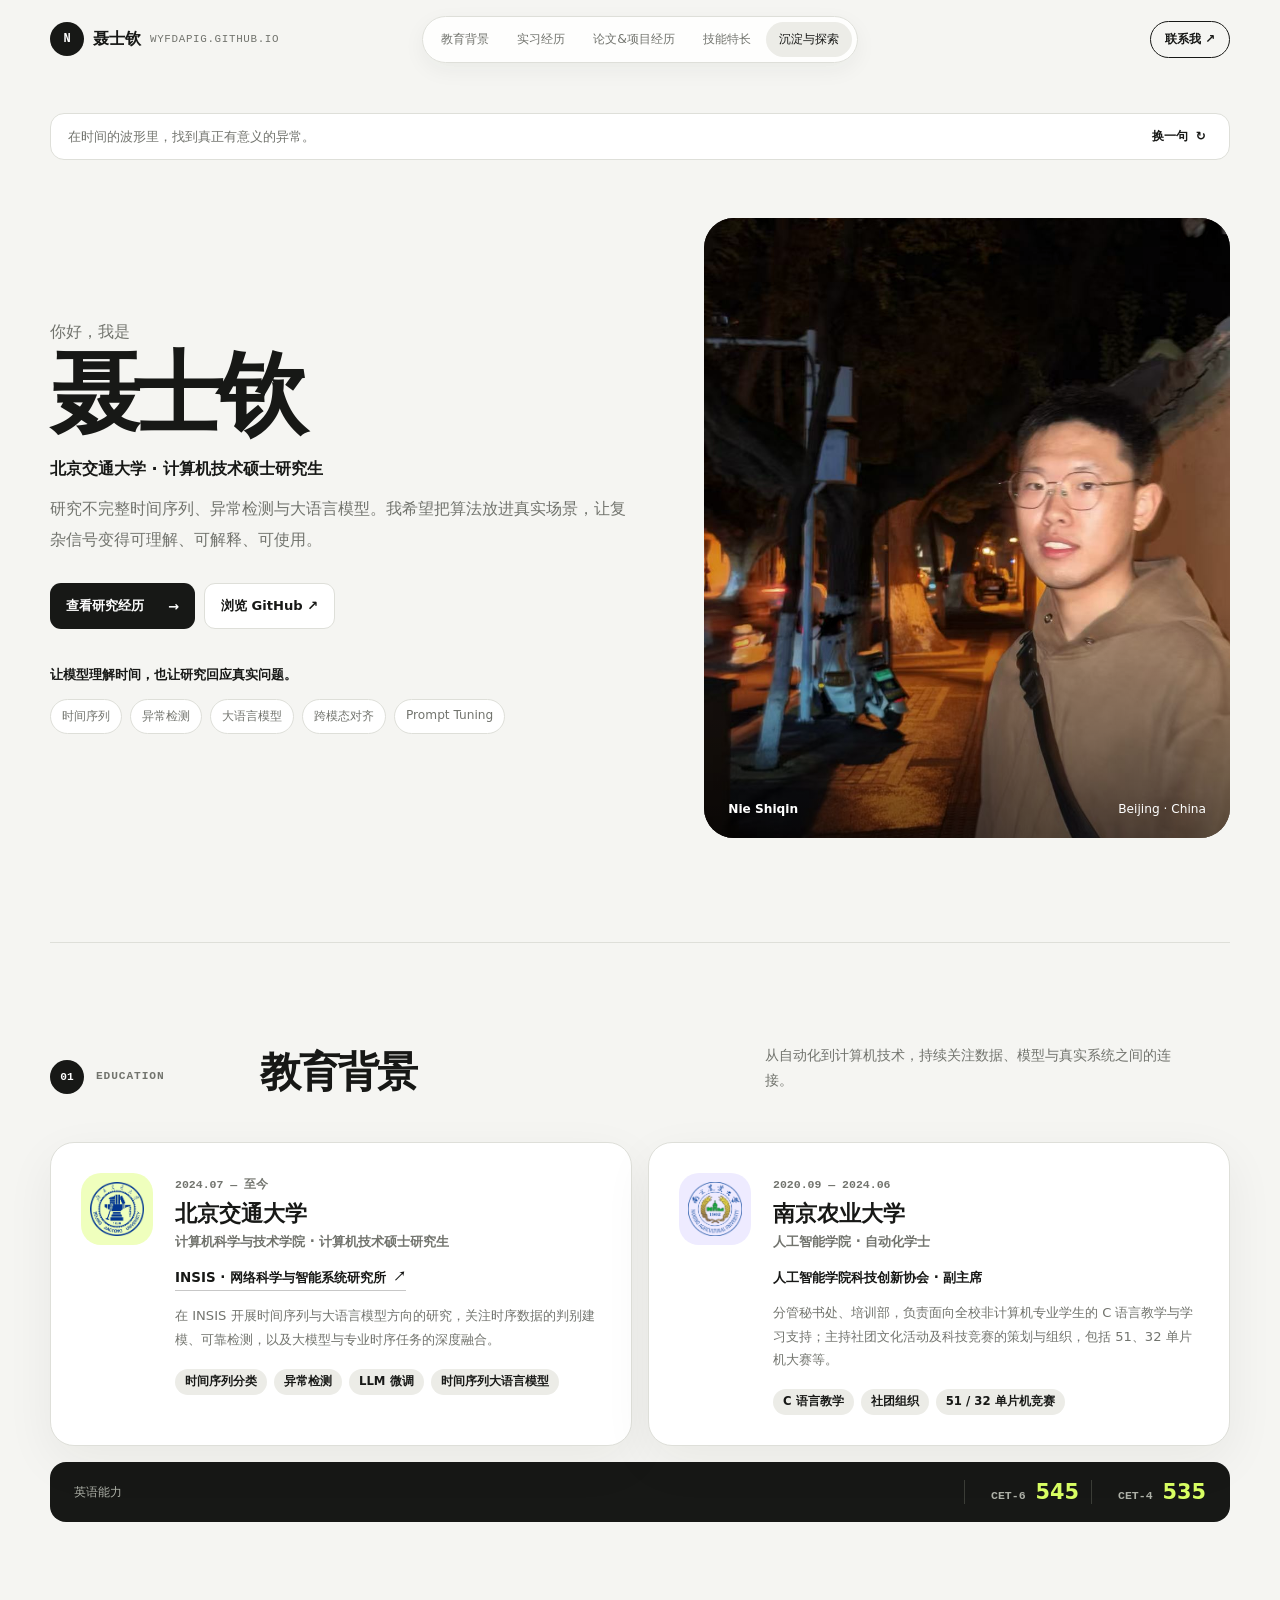
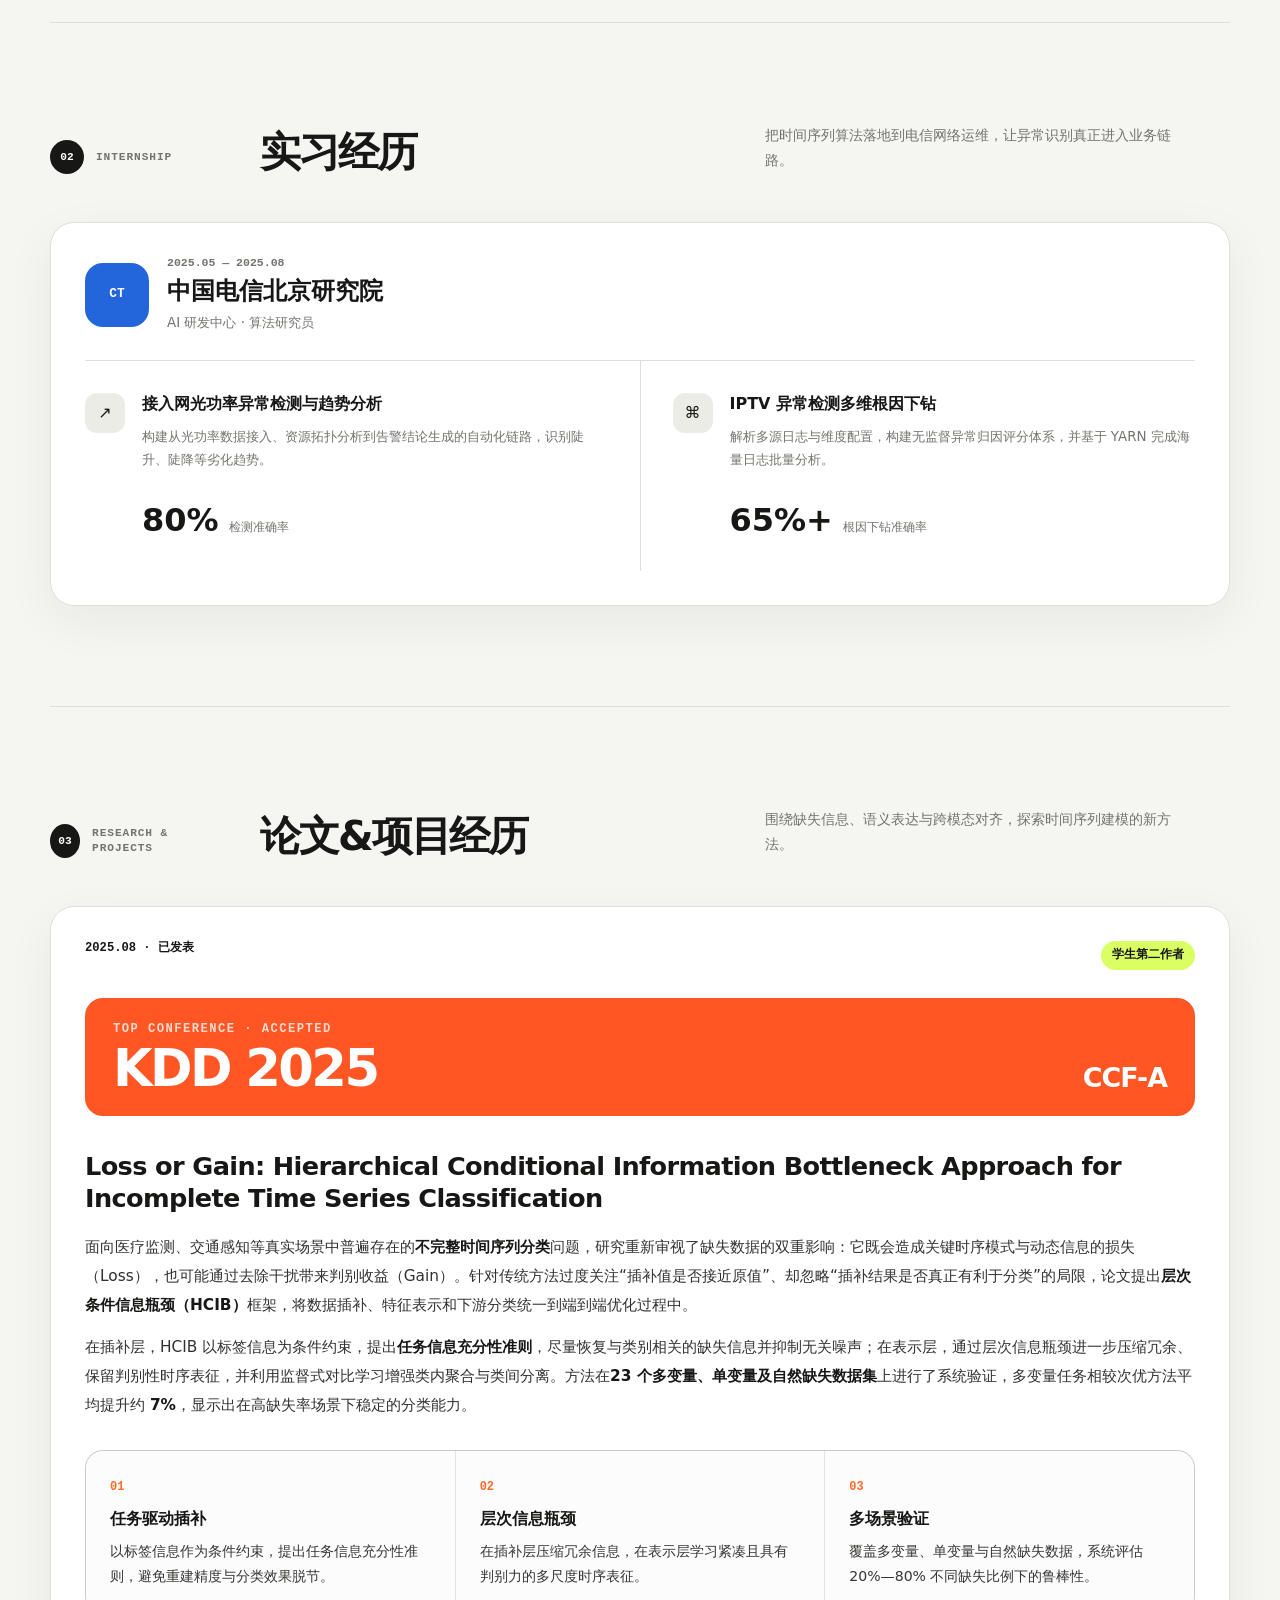
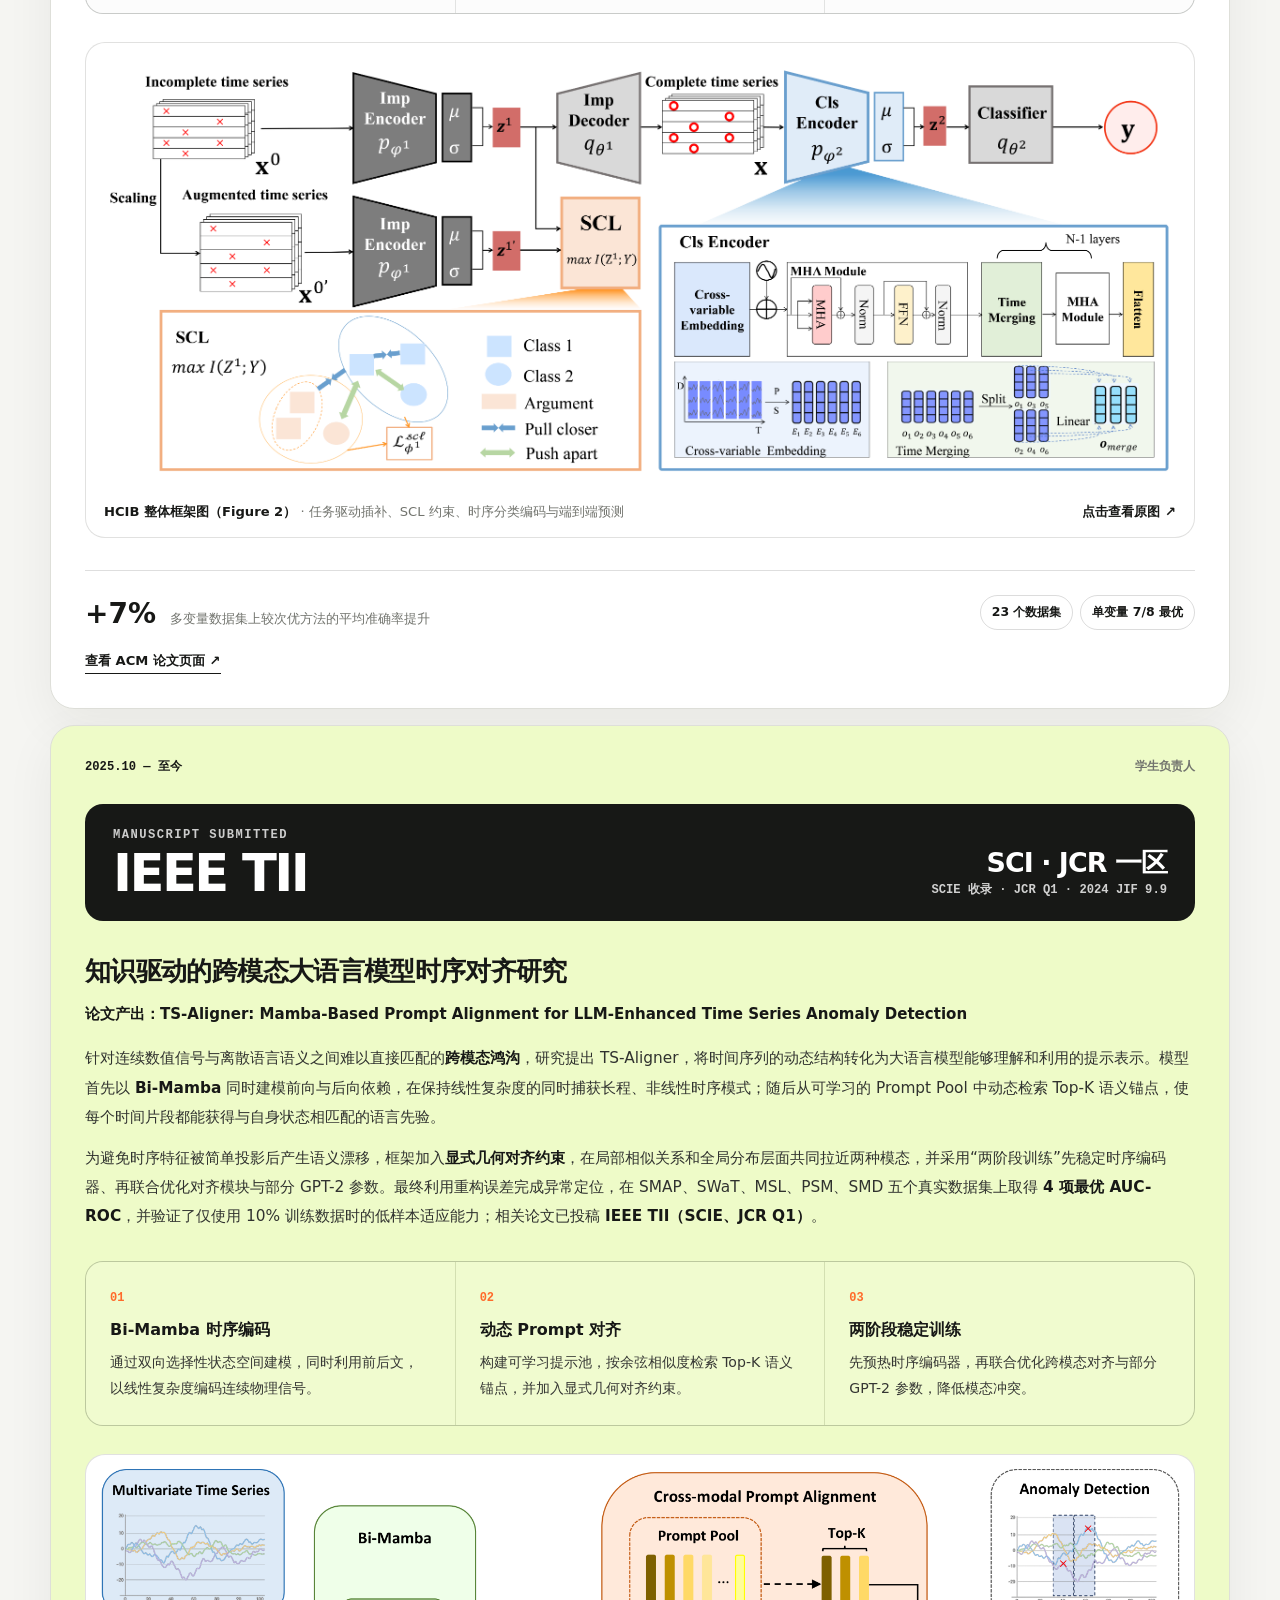
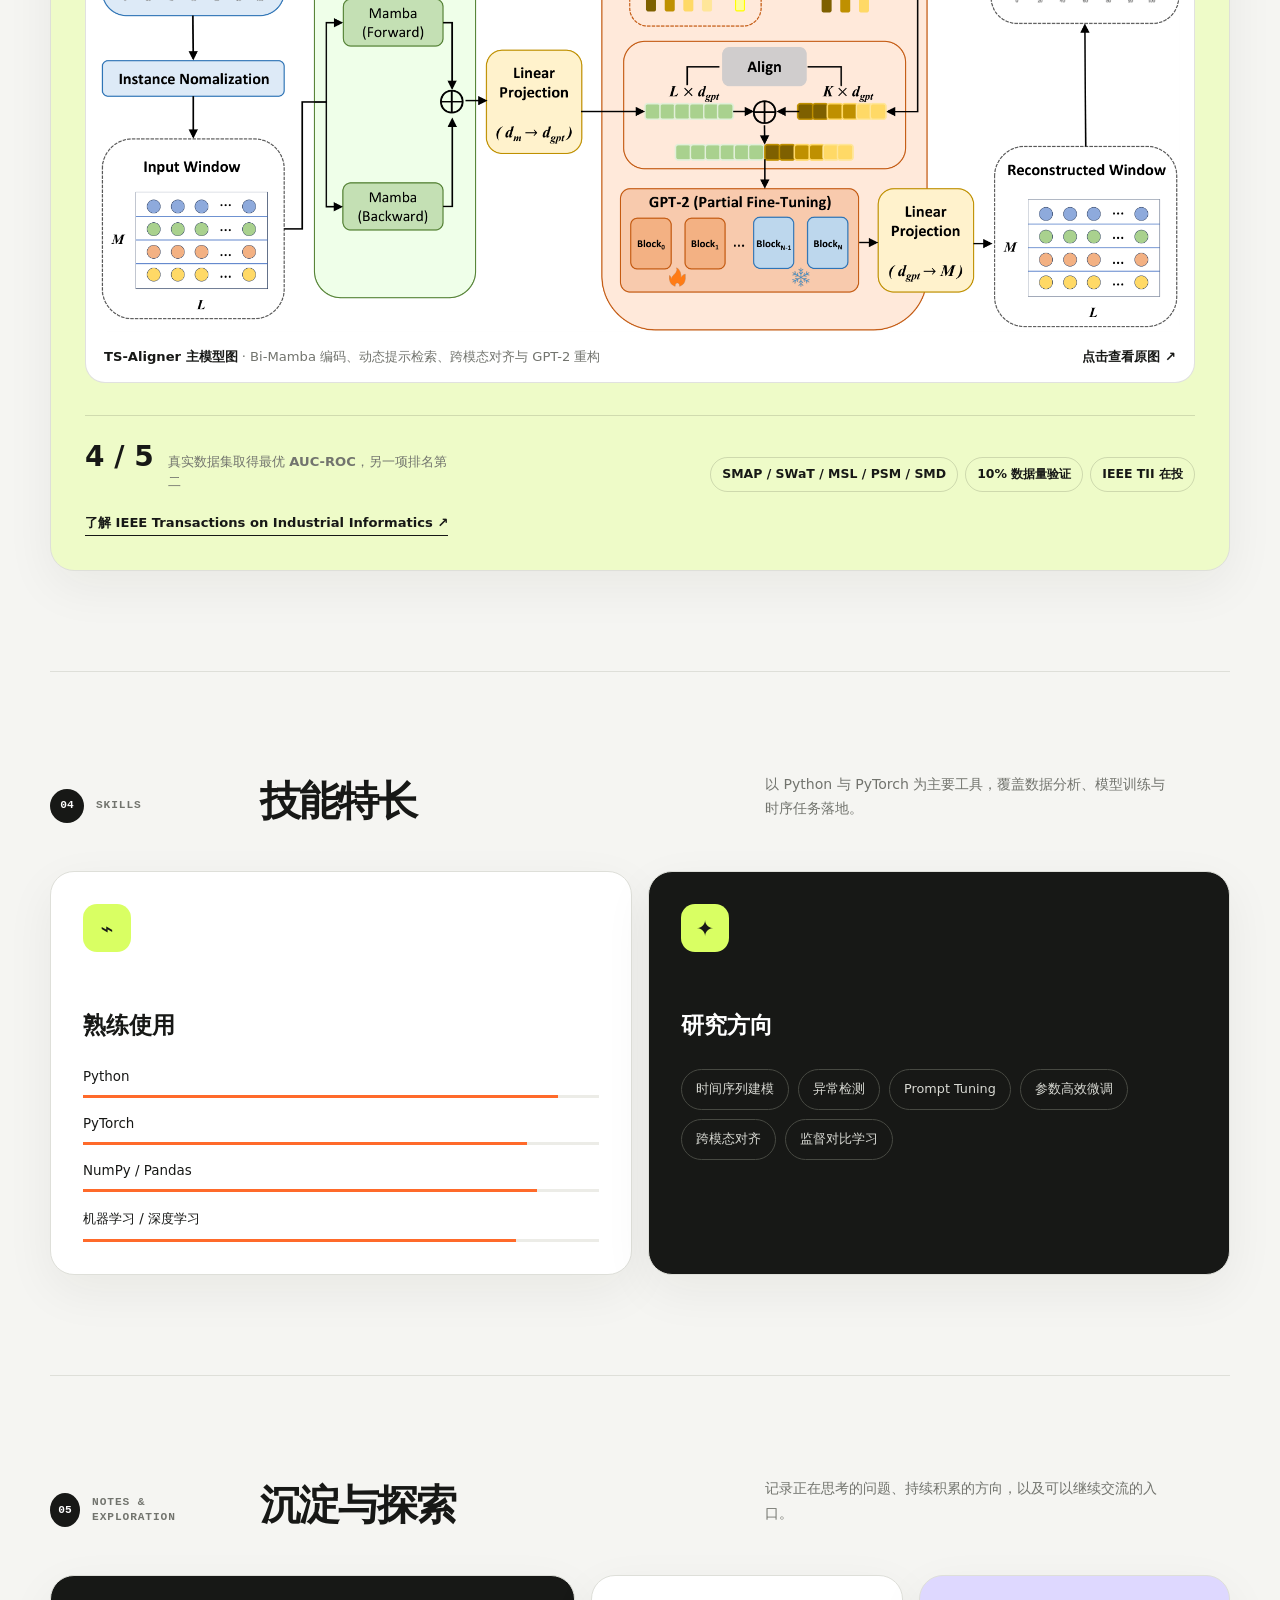
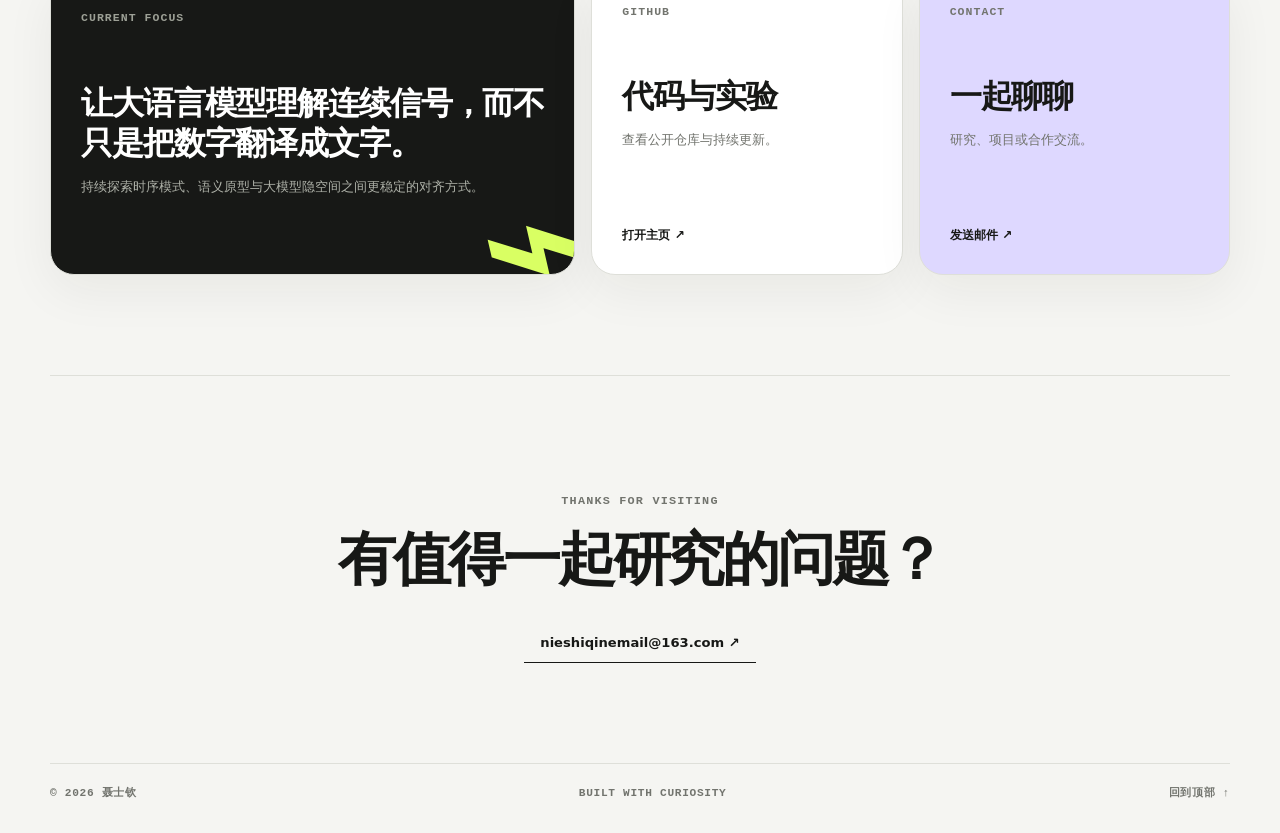
<file: index.html>
<!doctype html>
<html lang="zh-CN">
<head>
  <meta charset="UTF-8">
  <meta name="viewport" content="width=device-width, initial-scale=1.0">
  <meta name="description" content="聂士钦的个人主页｜北京交通大学计算机技术硕士研究生，研究时间序列、异常检测与大语言模型。">
  <meta name="theme-color" content="#f5f5f2">
  <title>聂士钦｜个人主页</title>
  <link rel="icon" href="favicon.svg" type="image/svg+xml">
  <link rel="stylesheet" href="styles.css?v=20260729c">
  <script src="script.js" defer></script>
</head>
<body>
  <a class="skip-link" href="#main">跳到主要内容</a>

  <header class="site-header">
    <a class="identity" href="#top" aria-label="回到首页">
      <span class="identity-mark">N</span>
      <span class="identity-name">聂士钦</span>
      <span class="identity-domain">WYFDAPIG.GITHUB.IO</span>
    </a>

    <nav class="main-nav" aria-label="主导航">
      <a href="#education">教育背景</a>
      <a href="#internship">实习经历</a>
      <a href="#research">论文&项目经历</a>
      <a href="#skills">技能特长</a>
      <a href="#explore">沉淀与探索</a>
    </nav>

    <a class="header-contact" href="mailto:nieshiqinemail@163.com">联系我 ↗</a>
  </header>

  <main id="main">
    <section class="hero section-shell" id="top">
      <div class="quote-bar">
        <p data-quote>在时间的波形里，找到真正有意义的异常。</p>
        <button type="button" data-quote-button>换一句 <span aria-hidden="true">↻</span></button>
      </div>

      <div class="hero-layout">
        <div class="hero-copy">
          <p class="hello">你好，我是</p>
          <h1>聂士钦</h1>
          <p class="hero-role">北京交通大学 · 计算机技术硕士研究生</p>
          <p class="hero-intro">研究不完整时间序列、异常检测与大语言模型。我希望把算法放进真实场景，让复杂信号变得可理解、可解释、可使用。</p>

          <div class="hero-actions">
            <a class="button button-dark" href="#research">查看研究经历 <span>→</span></a>
            <a class="button button-light" href="https://github.com/wyfdapig" target="_blank" rel="noreferrer">浏览 GitHub ↗</a>
          </div>

          <p class="motto">让模型理解时间，也让研究回应真实问题。</p>

          <ul class="hero-tags" aria-label="研究方向">
            <li>时间序列</li>
            <li>异常检测</li>
            <li>大语言模型</li>
            <li>跨模态对齐</li>
            <li>Prompt Tuning</li>
          </ul>
        </div>

        <figure class="portrait">
          <img src="assets/nie-shiqin.jpg" alt="聂士钦在夜晚街道的个人照片">
          <figcaption>
            <span>Nie Shiqin</span>
            <span>Beijing · China</span>
          </figcaption>
        </figure>
      </div>
    </section>

    <section class="content-section section-shell" id="education">
      <header class="section-heading">
        <div>
          <span class="section-number">01</span>
          <p>EDUCATION</p>
        </div>
        <h2>教育背景</h2>
        <p>从自动化到计算机技术，持续关注数据、模型与真实系统之间的连接。</p>
      </header>

      <div class="education-grid">
        <article class="education-card card">
          <div class="school-badge">
            <img src="assets/bjtu-logo.png" alt="北京交通大学校徽">
          </div>
          <div class="school-copy">
            <time>2024.07 — 至今</time>
            <h3>北京交通大学</h3>
            <p class="education-degree">计算机科学与技术学院 · 计算机技术硕士研究生</p>
            <a class="education-link" href="http://insis.bjtu.edu.cn/" target="_blank" rel="noreferrer">
              INSIS · 网络科学与智能系统研究所 <span>↗</span>
            </a>
            <p class="education-note">在 INSIS 开展时间序列与大语言模型方向的研究，关注时序数据的判别建模、可靠检测，以及大模型与专业时序任务的深度融合。</p>
            <ul class="education-tags" aria-label="北京交通大学研究方向">
              <li>时间序列分类</li>
              <li>异常检测</li>
              <li>LLM 微调</li>
              <li>时间序列大语言模型</li>
            </ul>
          </div>
        </article>
        <article class="education-card card">
          <div class="school-badge light">
            <img src="assets/njau-logo.png" alt="南京农业大学校徽">
          </div>
          <div class="school-copy">
            <time>2020.09 — 2024.06</time>
            <h3>南京农业大学</h3>
            <p class="education-degree">人工智能学院 · 自动化学士</p>
            <p class="education-role">人工智能学院科技创新协会 · 副主席</p>
            <p class="education-note">分管秘书处、培训部，负责面向全校非计算机专业学生的 C 语言教学与学习支持；主持社团文化活动及科技竞赛的策划与组织，包括 51、32 单片机大赛等。</p>
            <ul class="education-tags" aria-label="南京农业大学校园经历">
              <li>C 语言教学</li>
              <li>社团组织</li>
              <li>51 / 32 单片机竞赛</li>
            </ul>
          </div>
        </article>
      </div>

      <div class="language-row">
        <span>英语能力</span>
        <div><strong>CET-6</strong><b>545</b></div>
        <div><strong>CET-4</strong><b>535</b></div>
      </div>
    </section>

    <section class="content-section section-shell" id="internship">
      <header class="section-heading">
        <div>
          <span class="section-number">02</span>
          <p>INTERNSHIP</p>
        </div>
        <h2>实习经历</h2>
        <p>把时间序列算法落地到电信网络运维，让异常识别真正进入业务链路。</p>
      </header>

      <article class="internship-card card">
        <div class="internship-company">
          <span class="company-logo">CT</span>
          <div>
            <p>2025.05 — 2025.08</p>
            <h3>中国电信北京研究院</h3>
            <span>AI 研发中心 · 算法研究员</span>
          </div>
        </div>

        <div class="internship-projects">
          <div class="mini-project">
            <span class="mini-icon">↗</span>
            <div>
              <h4>接入网光功率异常检测与趋势分析</h4>
              <p>构建从光功率数据接入、资源拓扑分析到告警结论生成的自动化链路，识别陡升、陡降等劣化趋势。</p>
            </div>
            <strong>80%<small>检测准确率</small></strong>
          </div>
          <div class="mini-project">
            <span class="mini-icon">⌘</span>
            <div>
              <h4>IPTV 异常检测多维根因下钻</h4>
              <p>解析多源日志与维度配置，构建无监督异常归因评分体系，并基于 YARN 完成海量日志批量分析。</p>
            </div>
            <strong>65%+<small>根因下钻准确率</small></strong>
          </div>
        </div>
      </article>
    </section>

    <section class="content-section section-shell" id="research">
      <header class="section-heading">
        <div>
          <span class="section-number">03</span>
          <p>RESEARCH & PROJECTS</p>
        </div>
        <h2>论文&项目经历</h2>
        <p>围绕缺失信息、语义表达与跨模态对齐，探索时间序列建模的新方法。</p>
      </header>

      <div class="research-list">
        <article class="research-card card research-kdd">
          <div class="research-meta">
            <span class="status">2025.08 · 已发表</span>
            <span class="role-highlight">学生第二作者</span>
          </div>

          <div class="venue-banner">
            <div>
              <span class="venue-kicker">TOP CONFERENCE · ACCEPTED</span>
              <strong class="venue-name">KDD 2025</strong>
            </div>
            <span class="venue-rank">CCF-A</span>
          </div>

          <h3>Loss or Gain: Hierarchical Conditional Information Bottleneck Approach for Incomplete Time Series Classification</h3>
          <div class="research-summary">
            <p>面向医疗监测、交通感知等真实场景中普遍存在的<strong>不完整时间序列分类</strong>问题，研究重新审视了缺失数据的双重影响：它既会造成关键时序模式与动态信息的损失（Loss），也可能通过去除干扰带来判别收益（Gain）。针对传统方法过度关注“插补值是否接近原值”、却忽略“插补结果是否真正有利于分类”的局限，论文提出<strong>层次条件信息瓶颈（HCIB）</strong>框架，将数据插补、特征表示和下游分类统一到端到端优化过程中。</p>
            <p>在插补层，HCIB 以标签信息为条件约束，提出<strong>任务信息充分性准则</strong>，尽量恢复与类别相关的缺失信息并抑制无关噪声；在表示层，通过层次信息瓶颈进一步压缩冗余、保留判别性时序表征，并利用监督式对比学习增强类内聚合与类间分离。方法在<strong>23 个多变量、单变量及自然缺失数据集</strong>上进行了系统验证，多变量任务相较次优方法平均提升约 <strong>7%</strong>，显示出在高缺失率场景下稳定的分类能力。</p>
          </div>

          <div class="research-details">
            <div>
              <span>01</span>
              <h4>任务驱动插补</h4>
              <p>以标签信息作为条件约束，提出任务信息充分性准则，避免重建精度与分类效果脱节。</p>
            </div>
            <div>
              <span>02</span>
              <h4>层次信息瓶颈</h4>
              <p>在插补层压缩冗余信息，在表示层学习紧凑且具有判别力的多尺度时序表征。</p>
            </div>
            <div>
              <span>03</span>
              <h4>多场景验证</h4>
              <p>覆盖多变量、单变量与自然缺失数据，系统评估 20%—80% 不同缺失比例下的鲁棒性。</p>
            </div>
          </div>

          <figure class="paper-figure">
            <a href="assets/hcib-framework-clean.png" target="_blank" aria-label="查看 HCIB 整体框架图原图">
              <img src="assets/hcib-framework-clean.png" alt="HCIB 整体框架图：任务驱动插补、监督式对比学习、时序分类编码器与分类器" loading="lazy">
            </a>
            <figcaption>
              <span><b>HCIB 整体框架图（Figure 2）</b> · 任务驱动插补、SCL 约束、时序分类编码与端到端预测</span>
              <span>点击查看原图 ↗</span>
            </figcaption>
          </figure>

          <div class="research-bottom">
            <div><strong>+7%</strong><span>多变量数据集上较次优方法的平均准确率提升</span></div>
            <ul><li>23 个数据集</li><li>单变量 7/8 最优</li></ul>
          </div>
          <a class="paper-link" href="https://doi.org/10.1145/3711896.3737033" target="_blank" rel="noreferrer">查看 ACM 论文页面 ↗</a>
        </article>

        <article class="research-card card accent research-tii">
          <div class="research-meta">
            <span class="status">2025.10 — 至今</span>
            <span>学生负责人</span>
          </div>

          <div class="venue-banner">
            <div>
              <span class="venue-kicker">MANUSCRIPT SUBMITTED</span>
              <strong class="venue-name">IEEE TII</strong>
            </div>
            <div class="venue-rank-group">
              <span class="venue-rank">SCI · JCR 一区</span>
              <span class="venue-note">SCIE 收录 · JCR Q1 · 2024 JIF 9.9</span>
            </div>
          </div>

          <h3>知识驱动的跨模态大语言模型时序对齐研究</h3>
          <p class="paper-title-en">论文产出：TS-Aligner: Mamba-Based Prompt Alignment for LLM-Enhanced Time Series Anomaly Detection</p>
          <div class="research-summary">
            <p>针对连续数值信号与离散语言语义之间难以直接匹配的<strong>跨模态鸿沟</strong>，研究提出 TS-Aligner，将时间序列的动态结构转化为大语言模型能够理解和利用的提示表示。模型首先以 <strong>Bi-Mamba</strong> 同时建模前向与后向依赖，在保持线性复杂度的同时捕获长程、非线性时序模式；随后从可学习的 Prompt Pool 中动态检索 Top-K 语义锚点，使每个时间片段都能获得与自身状态相匹配的语言先验。</p>
            <p>为避免时序特征被简单投影后产生语义漂移，框架加入<strong>显式几何对齐约束</strong>，在局部相似关系和全局分布层面共同拉近两种模态，并采用“两阶段训练”先稳定时序编码器、再联合优化对齐模块与部分 GPT-2 参数。最终利用重构误差完成异常定位，在 SMAP、SWaT、MSL、PSM、SMD 五个真实数据集上取得 <strong>4 项最优 AUC-ROC</strong>，并验证了仅使用 10% 训练数据时的低样本适应能力；相关论文已投稿 <strong>IEEE TII（SCIE、JCR Q1）</strong>。</p>
          </div>

          <div class="research-details">
            <div>
              <span>01</span>
              <h4>Bi-Mamba 时序编码</h4>
              <p>通过双向选择性状态空间建模，同时利用前后文，以线性复杂度编码连续物理信号。</p>
            </div>
            <div>
              <span>02</span>
              <h4>动态 Prompt 对齐</h4>
              <p>构建可学习提示池，按余弦相似度检索 Top-K 语义锚点，并加入显式几何对齐约束。</p>
            </div>
            <div>
              <span>03</span>
              <h4>两阶段稳定训练</h4>
              <p>先预热时序编码器，再联合优化跨模态对齐与部分 GPT-2 参数，降低模态冲突。</p>
            </div>
          </div>

          <figure class="paper-figure">
            <a href="assets/ts-aligner-framework.png" target="_blank" aria-label="查看 TS-Aligner 主模型图原图">
              <img src="assets/ts-aligner-framework.png" alt="TS-Aligner 主模型图：Bi-Mamba、动态提示池、跨模态对齐、GPT-2 与异常检测流程" loading="lazy">
            </a>
            <figcaption>
              <span><b>TS-Aligner 主模型图</b> · Bi-Mamba 编码、动态提示检索、跨模态对齐与 GPT-2 重构</span>
              <span>点击查看原图 ↗</span>
            </figcaption>
          </figure>

          <div class="research-bottom">
            <div><strong>4 / 5</strong><span>真实数据集取得最优 AUC-ROC，另一项排名第二</span></div>
            <ul><li>SMAP / SWaT / MSL / PSM / SMD</li><li>10% 数据量验证</li><li>IEEE TII 在投</li></ul>
          </div>
          <a class="paper-link" href="https://www.ieee-ies.org/pubs/transactions-on-industrial-informatics" target="_blank" rel="noreferrer">了解 IEEE Transactions on Industrial Informatics ↗</a>
        </article>
      </div>
    </section>

    <section class="content-section section-shell" id="skills">
      <header class="section-heading">
        <div>
          <span class="section-number">04</span>
          <p>SKILLS</p>
        </div>
        <h2>技能特长</h2>
        <p>以 Python 与 PyTorch 为主要工具，覆盖数据分析、模型训练与时序任务落地。</p>
      </header>

      <div class="skills-layout">
        <article class="skills-panel card">
          <span class="skill-symbol">⌁</span>
          <h3>熟练使用</h3>
          <ul class="skill-list">
            <li><span>Python</span><i style="--level:92%"></i></li>
            <li><span>PyTorch</span><i style="--level:86%"></i></li>
            <li><span>NumPy / Pandas</span><i style="--level:88%"></i></li>
            <li><span>机器学习 / 深度学习</span><i style="--level:84%"></i></li>
          </ul>
        </article>
        <article class="skills-panel card dark">
          <span class="skill-symbol">✦</span>
          <h3>研究方向</h3>
          <div class="skill-cloud">
            <span>时间序列建模</span>
            <span>异常检测</span>
            <span>Prompt Tuning</span>
            <span>参数高效微调</span>
            <span>跨模态对齐</span>
            <span>监督对比学习</span>
          </div>
        </article>
      </div>
    </section>

    <section class="content-section section-shell" id="explore">
      <header class="section-heading">
        <div>
          <span class="section-number">05</span>
          <p>NOTES & EXPLORATION</p>
        </div>
        <h2>沉淀与探索</h2>
        <p>记录正在思考的问题、持续积累的方向，以及可以继续交流的入口。</p>
      </header>

      <div class="explore-grid">
        <article class="explore-card card large">
          <span class="explore-label">CURRENT FOCUS</span>
          <h3>让大语言模型理解连续信号，而不只是把数字翻译成文字。</h3>
          <p>持续探索时序模式、语义原型与大模型隐空间之间更稳定的对齐方式。</p>
          <span class="explore-decoration" aria-hidden="true">⌁</span>
        </article>
        <a class="explore-card card link-card" href="https://github.com/wyfdapig" target="_blank" rel="noreferrer">
          <span class="explore-label">GITHUB</span>
          <h3>代码与实验</h3>
          <p>查看公开仓库与持续更新。</p>
          <span>打开主页 ↗</span>
        </a>
        <a class="explore-card card link-card email-card" href="mailto:nieshiqinemail@163.com">
          <span class="explore-label">CONTACT</span>
          <h3>一起聊聊</h3>
          <p>研究、项目或合作交流。</p>
          <span>发送邮件 ↗</span>
        </a>
      </div>
    </section>

    <section class="closing section-shell">
      <p>THANKS FOR VISITING</p>
      <h2>有值得一起研究的问题？</h2>
      <a href="mailto:nieshiqinemail@163.com">nieshiqinemail@163.com ↗</a>
    </section>
  </main>

  <footer class="site-footer section-shell">
    <span>© <span data-year></span> 聂士钦</span>
    <span>BUILT WITH CURIOSITY</span>
    <a href="#top">回到顶部 ↑</a>
  </footer>
</body>
</html>
</file>
<file: styles.css>
:root {
  --bg:#f5f5f2;
  --surface:#ffffff;
  --ink:#171816;
  --muted:#72746e;
  --line:#dedfd9;
  --soft:#ecece7;
  --green:#d9ff63;
  --green-soft:#eefbc8;
  --orange:#ff6a2a;
  --lavender:#ded8ff;
  --radius:24px;
  --shadow:0 16px 50px rgba(28,30,24,.06);
  --sans:Inter,"PingFang SC","Microsoft YaHei UI",system-ui,sans-serif;
  --mono:"Cascadia Mono","SFMono-Regular",Consolas,monospace;
  --width:min(1180px,calc(100% - 44px));
}

*{box-sizing:border-box}
html{scroll-behavior:smooth;scroll-padding-top:96px}
body{margin:0;color:var(--ink);background:var(--bg);font-family:var(--sans);-webkit-font-smoothing:antialiased}
a{color:inherit;text-decoration:none}
button{font:inherit;color:inherit}
::selection{background:var(--green)}
:focus-visible{outline:3px solid var(--orange);outline-offset:4px}
.skip-link{position:fixed;top:8px;left:8px;z-index:100;padding:10px 14px;border-radius:10px;background:var(--ink);color:#fff;transform:translateY(-150%);transition:.2s}
.skip-link:focus{transform:translateY(0)}
.section-shell{width:var(--width);margin-inline:auto}

.site-header{
  position:sticky;top:0;z-index:30;
  display:grid;grid-template-columns:1fr auto 1fr;align-items:center;
  width:var(--width);height:78px;margin:auto;
  background:color-mix(in srgb,var(--bg) 88%,transparent);
  backdrop-filter:blur(15px)
}
.identity{display:flex;align-items:center;gap:9px;justify-self:start;font-weight:750}
.identity-mark{display:grid;place-items:center;width:34px;height:34px;border-radius:50%;color:#fff;background:var(--ink);font:700 .75rem/1 var(--mono)}
.identity-name{white-space:nowrap}
.identity-domain{color:var(--muted);font:500 .68rem/1 var(--mono);letter-spacing:.06em}
.main-nav{display:flex;gap:2px;padding:5px;border:1px solid var(--line);border-radius:99px;background:rgba(255,255,255,.82);box-shadow:0 7px 22px rgba(28,30,24,.05)}
.main-nav a{padding:9px 13px;border-radius:99px;color:var(--muted);font-size:.78rem;white-space:nowrap;transition:.2s}
.main-nav a:hover,.main-nav a.active{color:var(--ink);background:var(--soft)}
.header-contact{justify-self:end;padding:9px 14px;border:1px solid var(--ink);border-radius:99px;font-size:.75rem;font-weight:700;transition:.2s}
.header-contact:hover{color:#fff;background:var(--ink)}

.hero{padding:35px 0 104px}
.quote-bar{display:flex;align-items:center;justify-content:space-between;gap:24px;padding:13px 17px;border:1px solid var(--line);border-radius:14px;background:var(--surface)}
.quote-bar p{margin:0;color:var(--muted);font-size:.82rem}
.quote-bar button{flex:none;border:0;background:none;cursor:pointer;font-size:.76rem;font-weight:700}
.quote-bar button span{display:inline-block;margin-left:4px;transition:transform .35s}
.quote-bar button:hover span{transform:rotate(180deg)}
.hero-layout{display:grid;grid-template-columns:1fr .9fr;gap:70px;align-items:center;padding-top:58px}
.hello{margin:0 0 10px;color:var(--muted);font-size:1rem}
.hero h1{margin:0;font-size:clamp(4rem,7vw,6.4rem);line-height:.92;letter-spacing:-.075em}
.hero-role{margin:24px 0 0;font-weight:700}
.hero-intro{max-width:610px;margin:14px 0 0;color:var(--muted);font-size:1rem;line-height:1.9}
.hero-actions{display:flex;gap:9px;margin-top:28px}
.button{display:inline-flex;align-items:center;justify-content:space-between;gap:24px;padding:13px 16px;border-radius:11px;font-size:.82rem;font-weight:700;transition:transform .2s}
.button:hover{transform:translateY(-3px)}
.button-dark{color:#fff;background:var(--ink)}
.button-light{border:1px solid var(--line);background:var(--surface)}
.motto{margin:38px 0 15px;font-size:.8rem;font-weight:700}
.hero-tags{display:flex;flex-wrap:wrap;gap:8px;list-style:none;padding:0;margin:0}
.hero-tags li{padding:8px 11px;border:1px solid var(--line);border-radius:99px;background:var(--surface);color:var(--muted);font-size:.76rem}
.portrait{position:relative;margin:0;height:620px;border-radius:30px;overflow:hidden;background:#222}
.portrait::after{content:"";position:absolute;inset:0;background:linear-gradient(to top,rgba(0,0,0,.5),transparent 38%);pointer-events:none}
.portrait img{width:100%;height:100%;object-fit:cover;object-position:58% 50%;filter:saturate(.9) contrast(1.02)}
.portrait figcaption{position:absolute;z-index:2;left:24px;right:24px;bottom:22px;display:flex;justify-content:space-between;color:#fff;font-size:.76rem}
.portrait figcaption span:first-child{font-weight:750}

.content-section{padding:100px 0;border-top:1px solid var(--line)}
.section-heading{display:grid;grid-template-columns:170px 1fr 1fr;gap:40px;align-items:end;margin-bottom:48px}
.section-heading>div{display:flex;align-items:center;gap:12px}
.section-heading>div p{margin:0;color:var(--muted);font:600 .7rem/1.4 var(--mono);letter-spacing:.08em}
.section-number{display:grid;place-items:center;width:34px;height:34px;border-radius:50%;background:var(--ink);color:#fff;font:700 .7rem/1 var(--mono)}
.section-heading h2{margin:0;font-size:clamp(2rem,3.2vw,3.25rem);line-height:1.05;letter-spacing:-.05em}
.section-heading>p{max-width:410px;margin:0 0 2px;color:var(--muted);font-size:.88rem;line-height:1.75}
.card{border:1px solid var(--line);border-radius:var(--radius);background:var(--surface);box-shadow:var(--shadow)}

.education-grid{display:grid;grid-template-columns:1fr 1fr;gap:16px}
.education-card{position:relative;display:flex;align-items:flex-start;gap:22px;padding:30px}
.school-badge{display:grid;place-items:center;flex:0 0 72px;width:72px;height:72px;padding:9px;border-radius:20px;background:color-mix(in srgb,var(--green) 42%,#fff);overflow:hidden}
.school-badge.light{background:color-mix(in srgb,var(--lavender) 52%,#fff)}
.school-badge img{display:block;width:100%;height:100%;object-fit:contain}
.school-copy{min-width:0;flex:1}
.school-copy time{color:var(--muted);font:600 .72rem/1 var(--mono)}
.school-copy h3{margin:7px 0 5px;font-size:1.35rem}
.school-copy p{margin:0}
.education-degree{color:var(--muted);font-size:.84rem;font-weight:620}
.education-link,.education-role{display:inline-flex;align-items:center;gap:7px;margin-top:17px!important;color:var(--ink);font-size:.84rem;font-weight:760;line-height:1.5}
.education-link{padding-bottom:2px;border-bottom:1px solid color-mix(in srgb,var(--ink) 24%,transparent);transition:border-color .2s,color .2s}
.education-link:hover{color:#003690;border-color:#003690}
.education-link span{font-family:var(--mono)}
.education-note{margin-top:13px!important;color:var(--muted);font-size:.82rem;line-height:1.78}
.education-tags{display:flex;flex-wrap:wrap;gap:7px;margin:18px 0 0;padding:0;list-style:none}
.education-tags li{padding:7px 10px;border-radius:999px;background:var(--soft);color:var(--ink);font-size:.73rem;font-weight:650;line-height:1}
.card-arrow{position:absolute;top:22px;right:22px}
.language-row{display:grid;grid-template-columns:1fr auto auto;gap:12px;align-items:center;margin-top:16px;padding:18px 24px;border-radius:16px;background:var(--ink);color:#fff;font-size:.78rem}
.language-row>span{color:#aeb1a8}
.language-row div{display:flex;align-items:baseline;gap:10px;padding-left:26px;border-left:1px solid #3b3d37}
.language-row strong{font:600 .72rem/1 var(--mono);color:#aeb1a8}
.language-row b{font-size:1.3rem;color:var(--green)}

.internship-card{padding:34px}
.internship-company{display:flex;align-items:center;gap:18px;padding-bottom:28px;border-bottom:1px solid var(--line)}
.company-logo{display:grid;place-items:center;width:64px;height:64px;border-radius:18px;color:#fff;background:#2365da;font:800 .8rem/1 var(--mono)}
.internship-company p{margin:0 0 6px;color:var(--muted);font:600 .72rem/1 var(--mono)}
.internship-company h3{margin:0 0 5px;font-size:1.5rem}
.internship-company div span{color:var(--muted);font-size:.84rem}
.internship-projects{display:grid;grid-template-columns:1fr 1fr;gap:1px;background:var(--line)}
.mini-project{display:grid;grid-template-columns:auto 1fr;gap:17px;padding:32px;background:var(--surface)}
.mini-project:first-child{padding-left:0}.mini-project:last-child{padding-right:0}
.mini-icon{display:grid;place-items:center;width:40px;height:40px;border-radius:12px;background:var(--soft)}
.mini-project h4{margin:1px 0 10px;font-size:1rem}
.mini-project p{margin:0;color:var(--muted);font-size:.84rem;line-height:1.75}
.mini-project strong{grid-column:2;display:flex;align-items:baseline;gap:10px;margin-top:12px;font-size:2rem}
.mini-project strong small{color:var(--muted);font-size:.72rem;font-weight:500}

.research-list{display:grid;gap:16px}
.research-card{position:relative;padding:34px;overflow:hidden}
.research-card.accent{background:var(--green-soft)}
.research-meta{display:flex;justify-content:space-between;gap:20px;color:var(--muted);font:650 .76rem/1.25 var(--mono)}
.research-meta .status{color:var(--ink)}
.role-highlight{padding:7px 11px;border-radius:99px;color:var(--ink);background:var(--green);font-weight:850}
.venue-banner{display:flex;align-items:flex-end;justify-content:space-between;gap:30px;margin:28px 0 34px;padding:25px 28px;border-radius:18px;color:#fff;background:var(--ink)}
.research-kdd .venue-banner{background:#ff5624}
.venue-banner>div:first-child{display:grid;gap:9px}
.venue-kicker{font:750 .76rem/1 var(--mono);letter-spacing:.12em;opacity:.78}
.venue-name{font-size:clamp(2.2rem,4vw,3.6rem);line-height:.9;letter-spacing:-.05em}
.venue-rank-group{display:grid;justify-items:end;gap:8px}
.venue-rank{font-size:clamp(1.3rem,2.1vw,2rem);font-weight:900;line-height:.95;letter-spacing:-.035em;white-space:nowrap}
.venue-note{font:650 .76rem/1 var(--mono);opacity:.8}
.research-card h3{width:100%;margin:0 0 18px;font-size:clamp(1.45rem,2vw,2rem);line-height:1.28;letter-spacing:-.025em}
.research-card .paper-title-en{width:100%;margin:-4px 0 18px;color:var(--ink);font-size:.94rem;font-weight:760;line-height:1.65}
.research-summary{display:grid;gap:12px;width:100%}
.research-summary p{margin:0;color:color-mix(in srgb,var(--ink) 72%,var(--muted));font-size:.96rem;font-weight:510;line-height:1.9}
.research-summary strong{color:var(--ink);font-weight:850}
.research-details{display:grid;grid-template-columns:repeat(3,1fr);gap:1px;margin-top:30px;border:1px solid color-mix(in srgb,var(--ink) 12%,transparent);border-radius:18px;overflow:hidden;background:color-mix(in srgb,var(--ink) 12%,transparent)}
.research-details>div{padding:24px;background:color-mix(in srgb,var(--surface) 91%,transparent)}
.research-tii .research-details>div{background:color-mix(in srgb,var(--green-soft) 88%,#fff)}
.research-details span{font:750 .75rem/1 var(--mono);color:var(--orange)}
.research-details h4{margin:15px 0 9px;font-size:1rem}
.research-details p{margin:0;color:color-mix(in srgb,var(--ink) 67%,var(--muted));font-size:.88rem;font-weight:520;line-height:1.78}
.paper-figure{margin:28px 0 0;padding:14px;border:1px solid color-mix(in srgb,var(--ink) 13%,transparent);border-radius:20px;background:#fff}
.paper-figure a{display:block;border-radius:12px;overflow:hidden;background:#fff}
.paper-figure img{display:block;width:100%;height:auto;transition:transform .3s}
.paper-figure a:hover img{transform:scale(1.012)}
.paper-figure figcaption{display:flex;justify-content:space-between;gap:20px;padding:14px 4px 1px;color:var(--muted);font-size:.82rem;font-weight:520;line-height:1.6}
.paper-figure figcaption b{color:var(--ink)}
.paper-figure figcaption span:last-child{flex:none;font-weight:700;color:var(--ink)}
.research-bottom{display:flex;align-items:end;justify-content:space-between;gap:30px;margin-top:32px;padding-top:24px;border-top:1px solid color-mix(in srgb,var(--ink) 14%,transparent)}
.research-bottom>div{display:flex;align-items:baseline;gap:14px}
.research-bottom strong{font-size:1.75rem}
.research-bottom div span{max-width:290px;color:var(--muted);font-size:.82rem;font-weight:560;line-height:1.5}
.research-bottom ul{display:flex;flex-wrap:wrap;justify-content:flex-end;gap:7px;list-style:none;padding:0;margin:0}
.research-bottom li{padding:8px 11px;border:1px solid color-mix(in srgb,var(--ink) 15%,transparent);border-radius:99px;font-size:.78rem;font-weight:650}
.paper-link{display:inline-block;margin-top:22px;padding-bottom:3px;border-bottom:1px solid currentColor;font-size:.82rem;font-weight:780}

.skills-layout{display:grid;grid-template-columns:1fr 1fr;gap:16px}
.skills-panel{position:relative;padding:32px;min-height:390px}
.skills-panel.dark{color:#fff;background:var(--ink)}
.skill-symbol{display:grid;place-items:center;width:48px;height:48px;border-radius:14px;background:var(--green);color:var(--ink);font-size:1.35rem}
.skills-panel h3{margin:58px 0 28px;font-size:1.45rem}
.skill-list{display:grid;gap:18px;list-style:none;padding:0;margin:0}
.skill-list li{position:relative;padding-bottom:11px;border-bottom:3px solid var(--soft);font-size:.84rem}
.skill-list i{position:absolute;left:0;bottom:-3px;width:var(--level);height:3px;background:var(--orange)}
.skill-cloud{display:flex;flex-wrap:wrap;align-content:flex-start;gap:9px}
.skill-cloud span{padding:11px 14px;border:1px solid #474942;border-radius:99px;color:#d8d9d3;font-size:.8rem}

.explore-grid{display:grid;grid-template-columns:1.35fr .8fr .8fr;gap:16px}
.explore-card{position:relative;min-height:300px;padding:30px;overflow:hidden}
.explore-card.large{color:#fff;background:var(--ink)}
.explore-label{color:var(--muted);font:600 .72rem/1 var(--mono);letter-spacing:.09em}
.explore-card.large .explore-label{color:#9da096}
.explore-card h3{margin:58px 0 13px;font-size:clamp(1.35rem,2.5vw,2.3rem);line-height:1.25;letter-spacing:-.035em}
.explore-card p{max-width:500px;margin:0;color:var(--muted);font-size:.84rem;line-height:1.7}
.explore-card.large p{color:#aeb1a8}
.explore-decoration{position:absolute;right:-20px;bottom:-65px;color:var(--green);font-size:12rem;line-height:1;transform:rotate(-13deg)}
.link-card{display:flex;flex-direction:column}
.link-card>span:last-child{margin-top:auto;font-size:.76rem;font-weight:700}
.email-card{background:var(--lavender)}

.closing{padding:120px 0 100px;text-align:center;border-top:1px solid var(--line)}
.closing p{margin:0 0 14px;color:var(--muted);font:600 .74rem/1 var(--mono);letter-spacing:.1em}
.closing h2{margin:0 0 24px;font-size:clamp(2.35rem,4.5vw,4.2rem);letter-spacing:-.055em}
.closing a{display:inline-block;padding:12px 16px;border-bottom:1px solid var(--ink);font-size:.82rem;font-weight:700}
.site-footer{display:flex;justify-content:space-between;gap:20px;padding:24px 0 34px;border-top:1px solid var(--line);color:var(--muted);font:600 .7rem/1 var(--mono);letter-spacing:.06em}

@media(max-width:1020px){
  .identity-domain,.header-contact{display:none}
  .site-header{grid-template-columns:1fr auto}
  .main-nav{justify-self:end}
  .hero-layout{gap:38px}
  .portrait{height:540px}
  .section-heading{grid-template-columns:130px 1fr}
  .section-heading>p{grid-column:2}
  .explore-grid{grid-template-columns:1fr 1fr}
  .explore-card.large{grid-column:1/-1}
}

@media(max-width:760px){
  html{scroll-padding-top:84px}
  :root{--width:min(100% - 26px,1180px)}
  .site-header{height:68px;background:var(--bg);backdrop-filter:none}
  .identity-name{font-size:.86rem}
  .main-nav{position:fixed;left:12px;right:12px;bottom:12px;z-index:40;display:flex;overflow-x:auto;justify-content:flex-start;padding:6px;box-shadow:0 12px 34px rgba(0,0,0,.16);scrollbar-width:none}
  .main-nav::-webkit-scrollbar{display:none}
  .main-nav a{flex:none;padding:9px 11px;font-size:.74rem}
  .hero{padding-top:18px}
  .quote-bar{align-items:flex-start}
  .quote-bar p{line-height:1.6}
  .hero-layout{grid-template-columns:1fr;padding-top:42px}
  .hero h1{font-size:clamp(3.5rem,17vw,4.8rem)}
  .portrait{height:min(128vw,580px)}
  .section-heading{grid-template-columns:1fr;gap:17px;margin-bottom:34px}
  .section-heading>p{grid-column:1}
  .section-heading h2{font-size:2.3rem}
  .content-section{padding:78px 0}
  .education-grid,.internship-projects,.skills-layout,.explore-grid{grid-template-columns:1fr}
  .research-details{grid-template-columns:1fr}
  .language-row{grid-template-columns:1fr 1fr}
  .language-row>span{grid-column:1/-1}
  .language-row div{padding-left:0;border-left:0}
  .mini-project:first-child,.mini-project:last-child{padding:26px 0}
  .mini-project:last-child{border-top:1px solid var(--line)}
  .research-meta,.research-bottom{align-items:flex-start;flex-direction:column}
  .research-bottom ul{justify-content:flex-start}
  .explore-card.large{grid-column:1}
  .site-footer{padding-bottom:90px}
}

@media(max-width:450px){
  .hero-actions{flex-direction:column}
  .button{justify-content:space-between}
  .portrait{border-radius:22px}
  .education-card{gap:16px;padding:22px}
  .school-badge{flex-basis:54px;width:54px;height:54px;padding:7px;border-radius:15px}
  .school-copy h3{font-size:1.2rem}
  .education-link,.education-role{margin-top:14px!important}
  .education-note{font-size:.8rem}
  .card-arrow{display:none}
  .internship-card,.research-card,.skills-panel,.explore-card{padding:24px}
  .venue-banner{align-items:flex-start;flex-direction:column;padding:24px 20px}
  .venue-rank-group{justify-items:start}
  .venue-name{font-size:2.35rem}
  .venue-rank{font-size:1.4rem}
  .paper-figure figcaption{flex-direction:column;gap:7px}
  .mini-project{grid-template-columns:1fr}
  .mini-project strong{grid-column:1}
  .mini-icon{display:none}
  .research-card h3{margin-top:28px;font-size:1.35rem}
  .site-footer span:nth-child(2){display:none}
}

@media(prefers-reduced-motion:reduce){
  html{scroll-behavior:auto}
  *,*::before,*::after{animation-duration:.01ms!important;transition-duration:.01ms!important}
}
</file>
